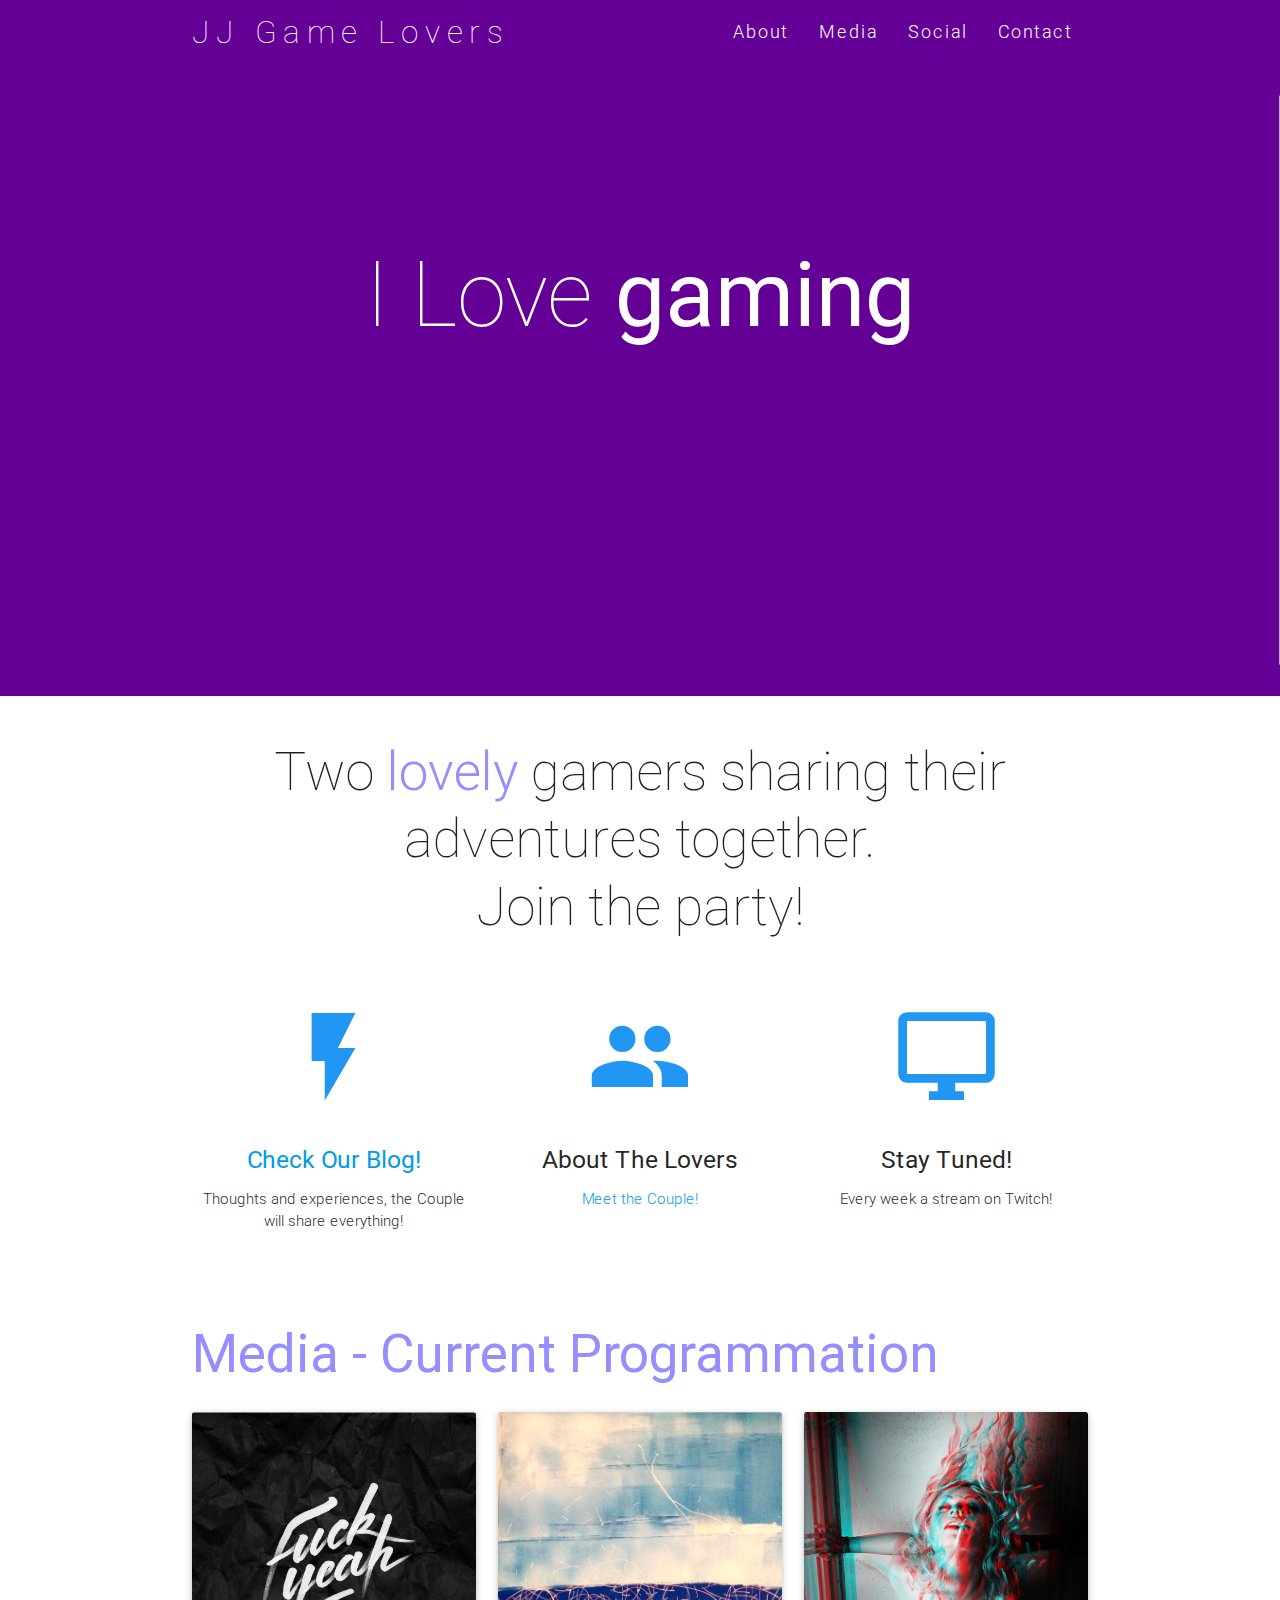
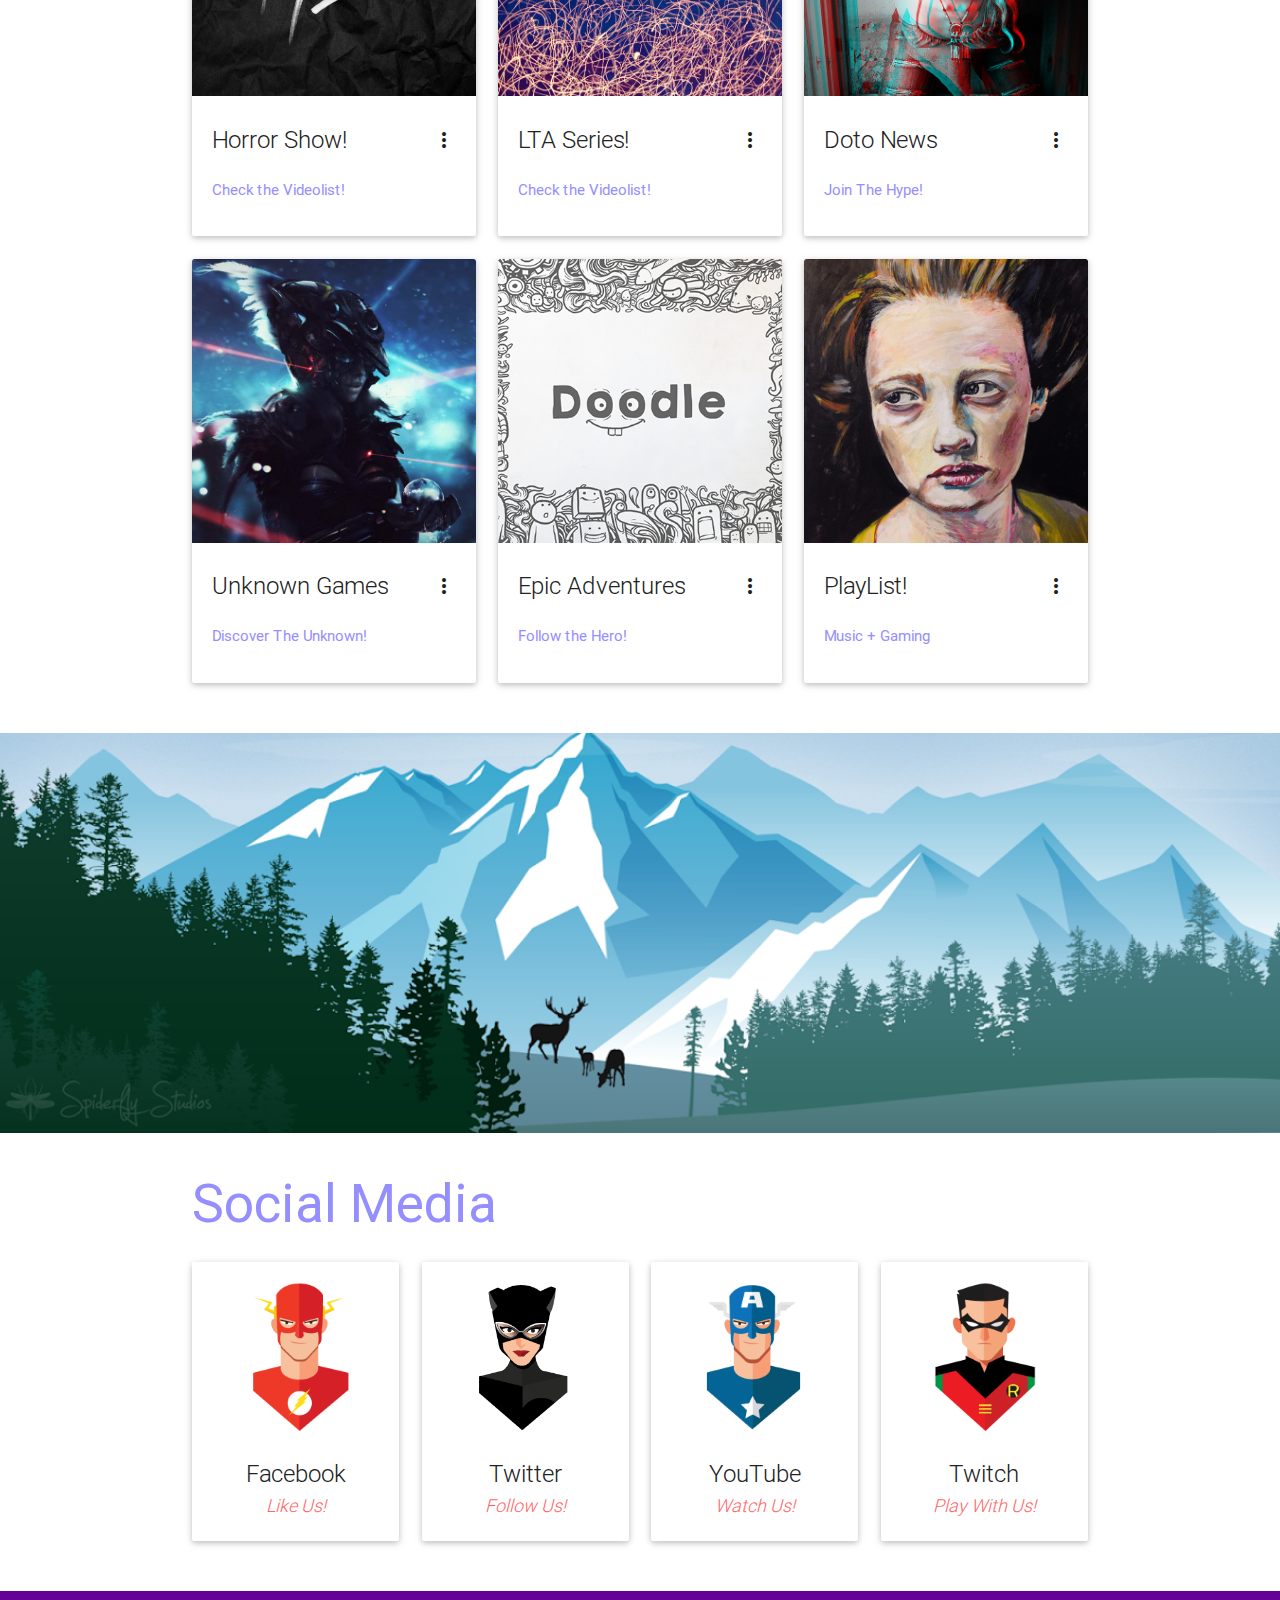
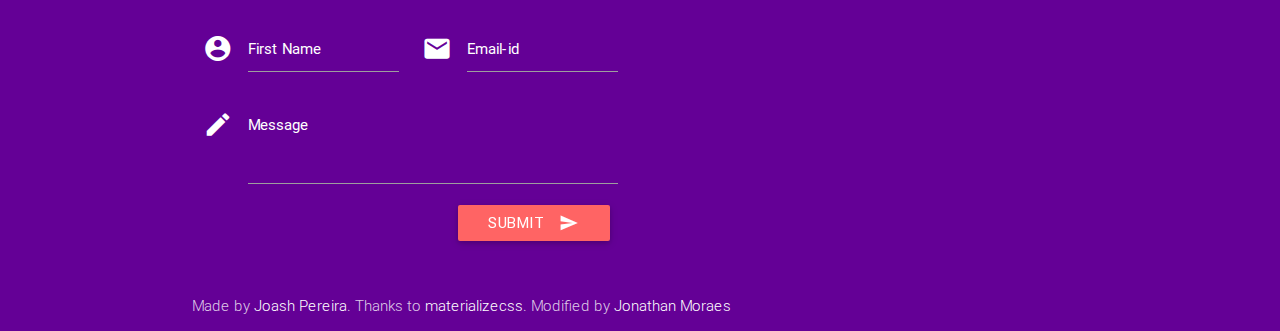
<file: index.html>
<!DOCTYPE html>
<html>
<head>
		<meta http-equiv="Content-Type" content="text/html; charset=UTF-8"/>
		<meta name="viewport" content="width=device-width, initial-scale=1, maximum-scale=1.0, user-scalable=no"/>
		<meta name="theme-color" content="#2196F3">
		<title>JJ Game Lovers</title>

		<!-- CSS -->
		<link href="min/plugin-min.css" type="text/css" rel="stylesheet">
		<link href="min/custom-min.css" type="text/css" rel="stylesheet" >
</head>
<body id="top" class="scrollspy">

<!-- Pre Loader -->
<div id="loader-wrapper">
		<div id="loader"></div>

		<div class="loader-section section-left"></div>
		<div class="loader-section section-right"></div>

</div>

<!--Navigation-->
 <div class="navbar-fixed">
		<nav id="nav_f" class="default_color" role="navigation">
				<div class="container">
						<div class="nav-wrapper">
						<a href="#" id="logo-container" class="brand-logo">JJ Game Lovers</a>
								<ul class="right hide-on-med-and-down">
										<li><a href="#about">About</a></li>
										<li><a href="#media">Media</a></li>
										<li><a href="#social">Social</a></li>
										<li><a href="#contact">Contact</a></li>
								</ul>
								<ul id="nav-mobile" class="side-nav">
										<li><a href="#about">About</a></li>
										<li><a href="#media">Media</a></li>
										<li><a href="#social">Social</a></li>
										<li><a href="#contact">Contact</a></li>
								</ul>
						<a href="#" data-activates="nav-mobile" class="button-collapse"><i class="mdi-navigation-menu"></i></a>
						</div>
				</div>
		</nav>
</div>

<!--Hero-->
<div class="section no-pad-bot" id="index-banner">
		<div class="container">
				<h1 class="text_h center header cd-headline letters type">
						<span>I Love</span>
						<span class="cd-words-wrapper waiting">
								<b class="is-visible">gaming</b>
								<b>geek universe</b>
								<b>fun</b>
						</span>
				</h1>
		</div>
</div>

<!--About-->
<div id="about" class="section scrollspy">
		<div class="container">
				<div class="row">
						<div class="col s12">
								<h2 class="center header text_h2"> Two <span class="span_h2">lovely</span> gamers sharing their adventures together.
								<br>Join the party!</h2>
						</div>

						<div class="col s12 m4 l4">
								<div class="center promo promo-example">
										<i class="mdi-image-flash-on"></i>
										<h5 class="promo-caption"><a href="blog.html">Check Our Blog!</a></h5>
										<p class="light center">Thoughts and experiences, the Couple will share everything!</p>
								</div>
						</div>
						<div class="col s12 m4 l4">
								<div class="center promo promo-example">
										<i class="mdi-social-group"></i>
										<h5 class="promo-caption">About The Lovers</h5>
										<p class="light center"><a href="meet.html">Meet the Couple!</a></p>
								</div>
						</div>
						<div class="col s12 m4 l4">
								<div class="center promo promo-example">
										<i class="mdi-hardware-desktop-windows"></i>
										<h5 class="promo-caption">Stay Tuned!</h5>
										<p class="light center">Every week a stream on Twitch!</p>
								</div>
						</div>
				</div>
		</div>
</div>

<!--Media-->
<div class="section scrollspy" id="media">
		<div class="container">
				<h2 class="header text_b">Media - Current Programmation</h2>
				<div class="row">
						<div class="col s12 m4 l4">
								<div class="card">
										<div class="card-image waves-effect waves-block waves-light">
												<img class="activator" src="img/project1.jpg">
										</div>
										<div class="card-content">
												<span class="card-title activator grey-text text-darken-4">Horror Show! <i class="mdi-navigation-more-vert right"></i></span>
												<p><a href="#">Check the Videolist!</a></p>
										</div>
										<div class="card-reveal">
												<span class="card-title grey-text text-darken-4">Horror Show! <i class="mdi-navigation-close right"></i></span>
												<p>Jhéss currently tries to leave Silent Hill. Can she survive?</p>

												<p>Game: Silent Hill 2</p>
										</div>
								</div>
						</div>
						<div class="col s12 m4 l4">
								<div class="card">
										<div class="card-image waves-effect waves-block waves-light">
												<img class="activator" src="img/project2.jpeg">
										</div>
										<div class="card-content">
												<span class="card-title activator grey-text text-darken-4">LTA Series! <i class="mdi-navigation-more-vert right"></i></span>
												<p><a href="#">Check the Videolist!</a></p>
										</div>
										<div class="card-reveal">
												<span class="card-title grey-text text-darken-4">Let's Talk About Series <i class="mdi-navigation-close right"></i></span>
												<p>Flash, Arrow, House of Cards, Game of Thrones and much more...!</p>
										</div>
								</div>
						</div>
						<div class="col s12 m4 l4">
								<div class="card">
										<div class="card-image waves-effect waves-block waves-light">
												<img class="activator" src="img/project3.png">
										</div>
										<div class="card-content">
												<span class="card-title activator grey-text text-darken-4">Doto News <i class="mdi-navigation-more-vert right"></i></span>
												<p><a href="#">Join The Hype!</a></p>
										</div>
										<div class="card-reveal">
												<span class="card-title grey-text text-darken-4">Doto News <i class="mdi-navigation-close right"></i></span>
												<p>Who will win The International 6?</p>
										</div>
								</div>
						</div>
						<div class="col s12 m4 l4">
								<div class="card">
										<div class="card-image waves-effect waves-block waves-light">
												<img class="activator" src="img/project4.jpg">
										</div>
										<div class="card-content">
												<span class="card-title activator grey-text text-darken-4">Unknown Games <i class="mdi-navigation-more-vert right"></i></span>
												<p><a href="#">Discover The Unknown!</a></p>
										</div>
										<div class="card-reveal">
												<span class="card-title grey-text text-darken-4">Unknown Games <i class="mdi-navigation-close right"></i></span>
												<p>WTH is Chroma Squad?</p>
										</div>
								</div>
						</div>
						<div class="col s12 m4 l4">
								<div class="card">
										<div class="card-image waves-effect waves-block waves-light">
												<img class="activator" src="img/project5.png">
										</div>
										<div class="card-content">
												<span class="card-title activator grey-text text-darken-4">Epic Adventures <i class="mdi-navigation-more-vert right"></i></span>
												<p><a href="#">Follow the Hero!</a></p>
										</div>
										<div class="card-reveal">
												<span class="card-title grey-text text-darken-4">Epic Adventures <i class="mdi-navigation-close right"></i></span>
												<p>JOHN IS DEAD.</p>

												<p>Game: Dark Souls III</p>
										</div>
								</div>
						</div>
						<div class="col s12 m4 l4">
								<div class="card">
										<div class="card-image waves-effect waves-block waves-light">
												<img class="activator" src="img/project6.jpeg">
										</div>
										<div class="card-content">
												<span class="card-title activator grey-text text-darken-4">PlayList! <i class="mdi-navigation-more-vert right"></i></span>
												<p><a href="#">Music + Gaming</a></p>
										</div>
										<div class="card-reveal">
												<span class="card-title grey-text text-darken-4">PlayList! <i class="mdi-navigation-close right"></i></span>
												<p>For each kind of game, a full list of music!</p>
										</div>
								</div>
						</div>
				</div>
		</div>
</div>

<!--Parallax-->
<div class="parallax-container">
		<div class="parallax"><img src="img/parallax1.png"></div>
</div>

<!--Social Media-->
<div class="section scrollspy" id="social">
		<div class="container">
				<h2 class="header text_b"> Social Media </h2>
				<div class="row">
						<div class="col s12 m3">
								<div class="card card-avatar">
										<div class="waves-effect waves-block waves-light">
												<img class="activator" src="img/avatar1.png">
										</div>
										<div class="card-content">
												<span class="card-title activator grey-text text-darken-4">Facebook <br/>
														<small><em><a class="red-text text-darken-1" href="#">Like Us!</a></em></small></span>
										</div>
								</div>
						</div>
						<div class="col s12 m3">
								<div class="card card-avatar">
										<div class="waves-effect waves-block waves-light">
												<img class="activator" src="img/avatar2.png">
										</div>
										<div class="card-content">
												<span class="card-title activator grey-text text-darken-4">Twitter<br/>
														<small><em><a class="red-text text-darken-1" href="#">Follow Us!</a></em></small>
												</span>
										</div>
								</div>
						</div>
						<div class="col s12 m3">
								<div class="card card-avatar">
										<div class="waves-effect waves-block waves-light">
												<img class="activator" src="img/avatar3.png">
										</div>
										<div class="card-content">
												<span class="card-title activator grey-text text-darken-4">
														YouTube <br/>
														<small><em><a class="red-text text-darken-1" href="#">Watch Us!</a></em></small></span>
										</div>
								</div>
						</div>
						<div class="col s12 m3">
								<div class="card card-avatar">
										<div class="waves-effect waves-block waves-light">
												<img class="activator" src="img/avatar4.png">
										</div>
										<div class="card-content">
												<span class="card-title activator grey-text text-darken-4">Twitch<br/>
														<small><em><a class="red-text text-darken-1" href="#">Play With Us!</a></em></small></span>
										</div>
								</div>
						</div>
				</div>
		</div>
</div>

<!--Footer-->
<footer id="contact" class="page-footer default_color scrollspy">
		<div class="container">
				<div class="row">
						<div class="col l6 s12">
								<form class="col s12" action="contact.php" method="post">
										<div class="row">
												<div class="input-field col s6">
														<i class="mdi-action-account-circle prefix white-text"></i>
														<input id="icon_prefix" name="name" type="text" class="validate white-text">
														<label for="icon_prefix" class="white-text">First Name</label>
												</div>
												<div class="input-field col s6">
														<i class="mdi-communication-email prefix white-text"></i>
														<input id="icon_email" name="email" type="email" class="validate white-text">
														<label for="icon_email" class="white-text">Email-id</label>
												</div>
												<div class="input-field col s12">
														<i class="mdi-editor-mode-edit prefix white-text"></i>
														<textarea id="icon_prefix2" name="message" class="materialize-textarea white-text"></textarea>
														<label for="icon_prefix2" class="white-text">Message</label>
												</div>
												<div class="col offset-s7 s5">
														<button class="btn waves-effect waves-light red darken-1" type="submit">Submit
																<i class="mdi-content-send right white-text"></i>
														</button>
												</div>
										</div>
								</form>
						</div>
				</div>
		</div>
		<div class="footer-copyright default_color">
				<div class="container">
						Made by <a class="white-text" href="http://joashpereira.com">Joash Pereira</a>. Thanks to <a class="white-text" href="http://materializecss.com/">materializecss</a>. Modified by <a class="white-text">Jonathan Moraes</a>
				</div>
		</div>
</footer>


		<!--	Scripts-->
		<script src="min/plugin-min.js"></script>
		<script src="min/custom-min.js"></script>

		</body>
</html>
</file>
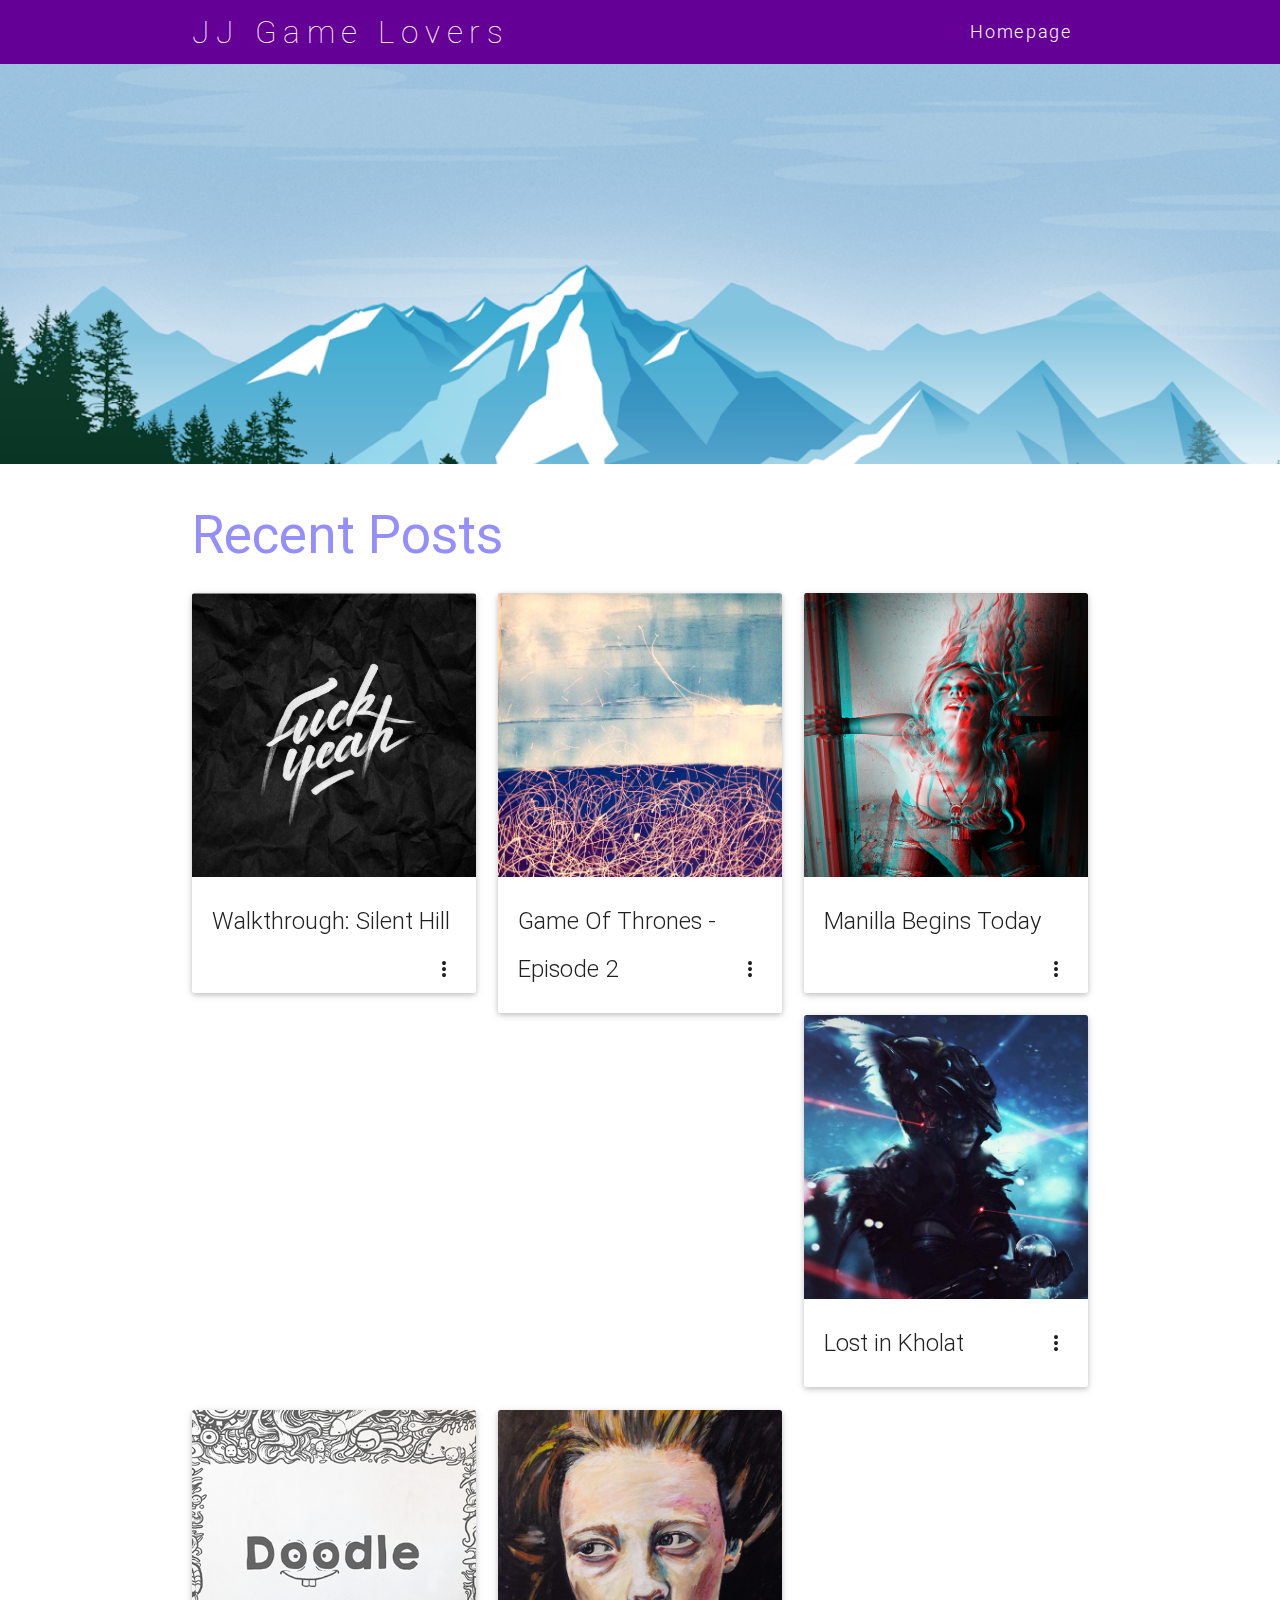
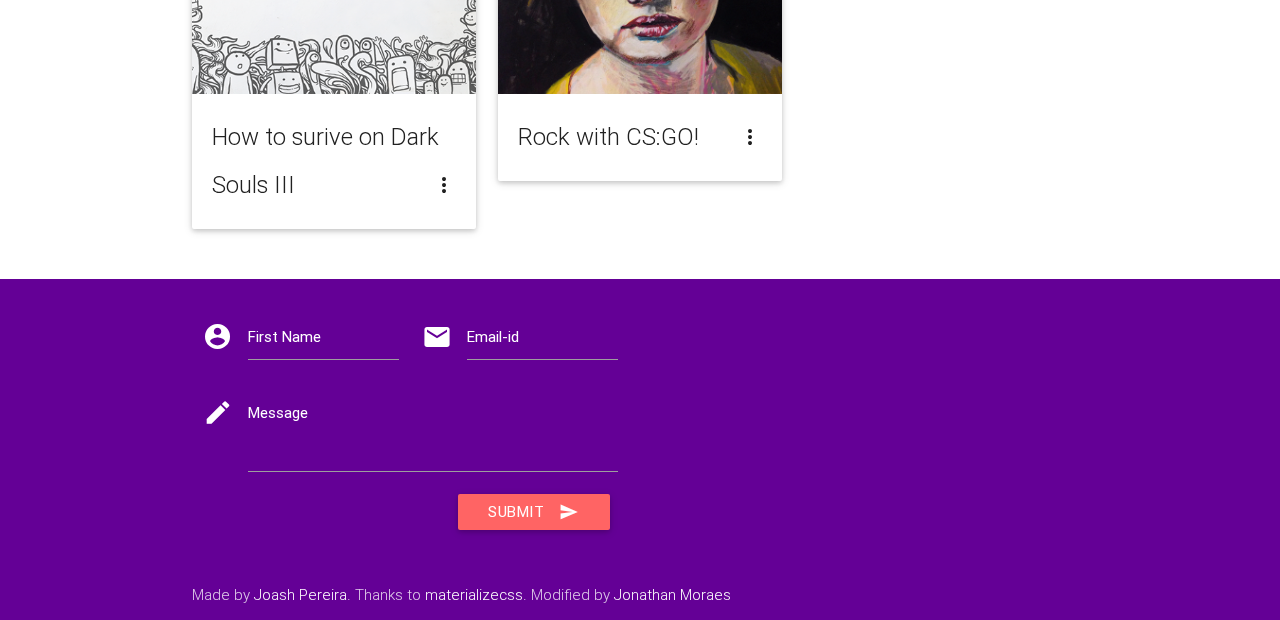
<file: blog.html>
<!DOCTYPE html>
<html>
<head>
		<meta http-equiv="Content-Type" content="text/html; charset=UTF-8"/>
		<meta name="viewport" content="width=device-width, initial-scale=1, maximum-scale=1.0, user-scalable=no"/>
		<meta name="theme-color" content="#2196F3">
		<title>JJ Game Lovers</title>

		<!-- CSS -->
		<link href="min/plugin-min.css" type="text/css" rel="stylesheet">
		<link href="min/custom-min.css" type="text/css" rel="stylesheet" >
</head>
<body id="top" class="scrollspy">

<!-- Pre Loader -->
<div id="loader-wrapper">
		<div id="loader"></div>

		<div class="loader-section section-left"></div>
		<div class="loader-section section-right"></div>

</div>

<!--Navigation-->
 <div class="navbar-fixed">
		<nav id="nav_f" class="default_color" role="navigation">
				<div class="container">
						<div class="nav-wrapper">
						<a href="#" id="logo-container" class="brand-logo">JJ Game Lovers</a>
								<ul class="right hide-on-med-and-down">
										<li><a href="index.html">Homepage</a></li>
								</ul>
								<ul id="nav-mobile" class="side-nav">
										<li><a href="index.html">Homepage</a></li>
								</ul>
						<a href="#" data-activates="nav-mobile" class="button-collapse"><i class="mdi-navigation-menu"></i></a>
						</div>
				</div>
		</nav>
</div>

<!--Parallax-->
<div class="parallax-container">
		<div class="parallax"><img src="img/parallax1.png"></div>
</div>

<!--Blog-->
<div class="section scrollspy" id="media">
		<div class="container">
				<h2 class="header text_b">Recent Posts</h2>
				<div class="row">
						<div class="col s12 m4 l4">
								<div class="card">
										<div class="card-image waves-effect waves-block waves-light">
												<img class="activator" src="img/project1.jpg">
										</div>
										<div class="card-content">
												<span class="card-title activator grey-text text-darken-4">Walkthrough: Silent Hill<i class="mdi-navigation-more-vert right"></i></span>
										</div>
										<div class="card-reveal">
												<span class="card-title grey-text text-darken-4">Walkthrough: Silent Hill 2<i class="mdi-navigation-close right"></i></span>
												<p>Jhéss currently tries to leave Silent Hill. Can she survive?</p>

												<p>Game: Silent Hill 2</p>
										</div>
								</div>
						</div>
						<div class="col s12 m4 l4">
								<div class="card">
										<div class="card-image waves-effect waves-block waves-light">
												<img class="activator" src="img/project2.jpeg">
										</div>
										<div class="card-content">
												<span class="card-title activator grey-text text-darken-4">Game Of Thrones - Episode 2 <i class="mdi-navigation-more-vert right"></i></span>
										</div>
										<div class="card-reveal">
												<span class="card-title grey-text text-darken-4">Game Of Thrones - Episode 2 <i class="mdi-navigation-close right"></i></span>
												<p>Flash, Arrow, House of Cards, Game of Thrones and much more...!</p>
										</div>
								</div>
						</div>
						<div class="col s12 m4 l4">
								<div class="card">
										<div class="card-image waves-effect waves-block waves-light">
												<img class="activator" src="img/project3.png">
										</div>
										<div class="card-content">
												<span class="card-title activator grey-text text-darken-4">Manilla Begins Today <i class="mdi-navigation-more-vert right"></i></span>
										</div>
										<div class="card-reveal">
												<span class="card-title grey-text text-darken-4">Manilla Begins Today  <i class="mdi-navigation-close right"></i></span>
												<p>Who will win The International 6?</p>
										</div>
								</div>
						</div>
						<div class="col s12 m4 l4">
								<div class="card">
										<div class="card-image waves-effect waves-block waves-light">
												<img class="activator" src="img/project4.jpg">
										</div>
										<div class="card-content">
												<span class="card-title activator grey-text text-darken-4">Lost in Kholat <i class="mdi-navigation-more-vert right"></i></span>
										</div>
										<div class="card-reveal">
												<span class="card-title grey-text text-darken-4">Lost in Kholat <i class="mdi-navigation-close right"></i></span>
												<p>WTH is Chroma Squad?</p>
										</div>
								</div>
						</div>
						<div class="col s12 m4 l4">
								<div class="card">
										<div class="card-image waves-effect waves-block waves-light">
												<img class="activator" src="img/project5.png">
										</div>
										<div class="card-content">
												<span class="card-title activator grey-text text-darken-4">How to surive on Dark Souls III <i class="mdi-navigation-more-vert right"></i></span>
										</div>
										<div class="card-reveal">
												<span class="card-title grey-text text-darken-4">How to surive on Dark Souls III <i class="mdi-navigation-close right"></i></span>
												<p>JOHN IS DEAD.</p>

												<p>Game: Dark Souls III</p>
										</div>
								</div>
						</div>
						<div class="col s12 m4 l4">
								<div class="card">
										<div class="card-image waves-effect waves-block waves-light">
												<img class="activator" src="img/project6.jpeg">
										</div>
										<div class="card-content">
												<span class="card-title activator grey-text text-darken-4">Rock with CS:GO! <i class="mdi-navigation-more-vert right"></i></span>
										</div>
										<div class="card-reveal">
												<span class="card-title grey-text text-darken-4">Rock with CS:GO! <i class="mdi-navigation-close right"></i></span>
												<p>For each kind of game, a full list of music!</p>
										</div>
								</div>
						</div>
				</div>
		</div>
</div>

<!--Footer-->
<footer id="contact" class="page-footer default_color scrollspy">
		<div class="container">
				<div class="row">
						<div class="col l6 s12">
								<form class="col s12" action="contact.php" method="post">
										<div class="row">
												<div class="input-field col s6">
														<i class="mdi-action-account-circle prefix white-text"></i>
														<input id="icon_prefix" name="name" type="text" class="validate white-text">
														<label for="icon_prefix" class="white-text">First Name</label>
												</div>
												<div class="input-field col s6">
														<i class="mdi-communication-email prefix white-text"></i>
														<input id="icon_email" name="email" type="email" class="validate white-text">
														<label for="icon_email" class="white-text">Email-id</label>
												</div>
												<div class="input-field col s12">
														<i class="mdi-editor-mode-edit prefix white-text"></i>
														<textarea id="icon_prefix2" name="message" class="materialize-textarea white-text"></textarea>
														<label for="icon_prefix2" class="white-text">Message</label>
												</div>
												<div class="col offset-s7 s5">
														<button class="btn waves-effect waves-light red darken-1" type="submit">Submit
																<i class="mdi-content-send right white-text"></i>
														</button>
												</div>
										</div>
								</form>
						</div>
				</div>
		</div>
		<div class="footer-copyright default_color">
				<div class="container">
						Made by <a class="white-text" href="http://joashpereira.com">Joash Pereira</a>. Thanks to <a class="white-text" href="http://materializecss.com/">materializecss</a>. Modified by <a class="white-text">Jonathan Moraes</a>
				</div>
		</div>
</footer>


		<!--	Scripts-->
		<script src="min/plugin-min.js"></script>
		<script src="min/custom-min.js"></script>

		</body>
</html>
</file>
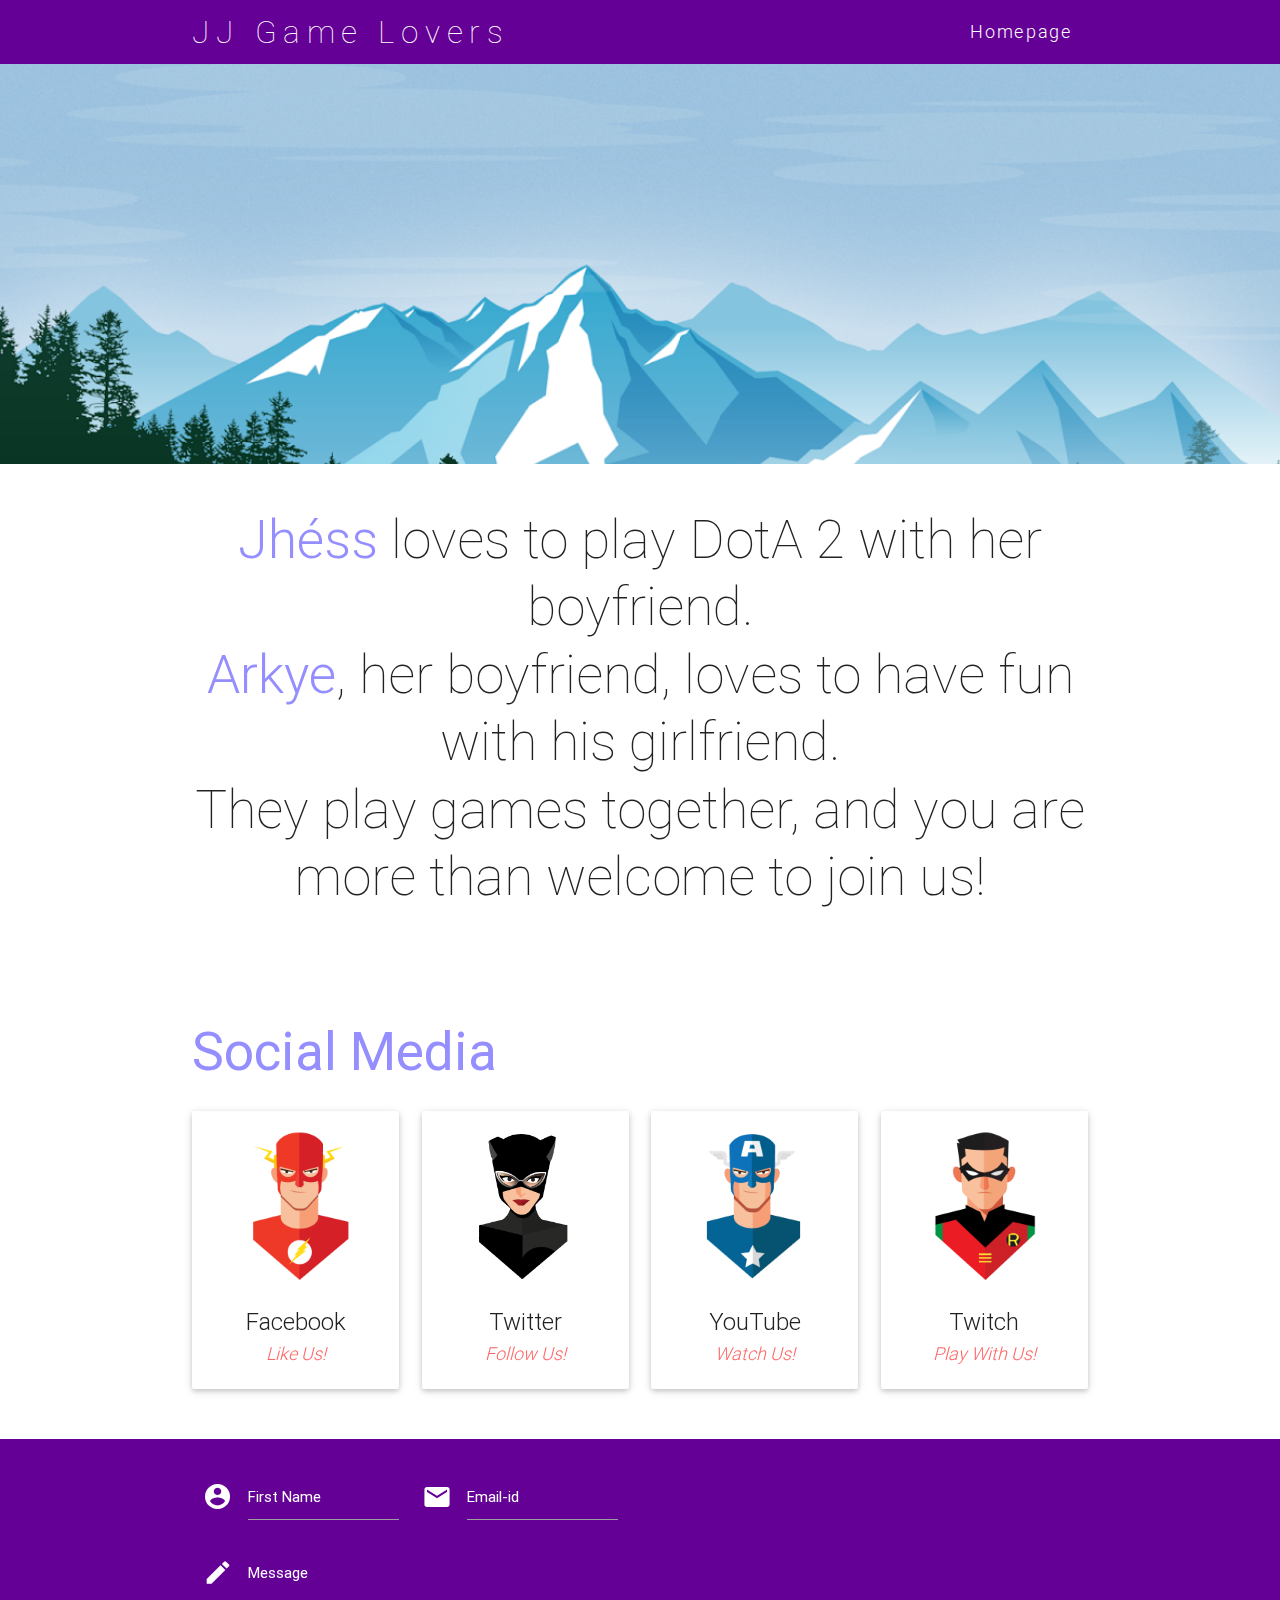
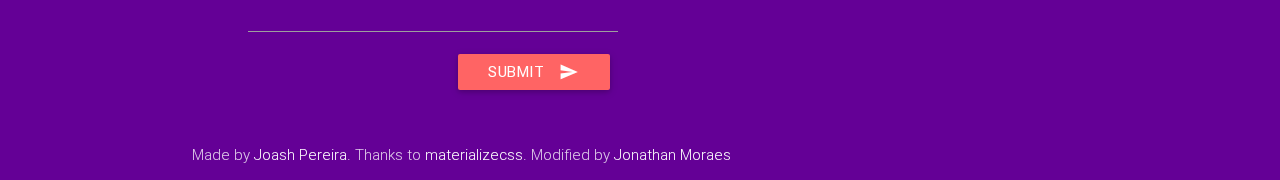
<file: meet.html>
<!DOCTYPE html>
<html>
<head>
		<meta http-equiv="Content-Type" content="text/html; charset=UTF-8"/>
		<meta name="viewport" content="width=device-width, initial-scale=1, maximum-scale=1.0, user-scalable=no"/>
		<meta name="theme-color" content="#2196F3">
		<title>JJ Game Lovers</title>

		<!-- CSS -->
		<link href="min/plugin-min.css" type="text/css" rel="stylesheet">
		<link href="min/custom-min.css" type="text/css" rel="stylesheet" >
</head>
<body id="top" class="scrollspy">

<!-- Pre Loader -->
<div id="loader-wrapper">
		<div id="loader"></div>

		<div class="loader-section section-left"></div>
		<div class="loader-section section-right"></div>

</div>

<!--Navigation-->
 <div class="navbar-fixed">
		<nav id="nav_f" class="default_color" role="navigation">
				<div class="container">
						<div class="nav-wrapper">
						<a href="#" id="logo-container" class="brand-logo">JJ Game Lovers</a>
								<ul class="right hide-on-med-and-down">
										<li><a href="index.html">Homepage</a></li>
								</ul>
								<ul id="nav-mobile" class="side-nav">
										<li><a href="index.html">Homepage</a></li>
								</ul>
						<a href="#" data-activates="nav-mobile" class="button-collapse"><i class="mdi-navigation-menu"></i></a>
						</div>
				</div>
		</nav>
</div>

<!--Parallax-->
<div class="parallax-container">
		<div class="parallax"><img src="img/parallax1.png"></div>
</div>

<!--About-->
<div id="about" class="section scrollspy">
		<div class="container">
				<div class="row">
						<div class="col s12">
								<h2 class="center header text_h2"> <span class="span_h2">Jhéss</span> loves to play DotA 2 with her boyfriend.
								<br> <span class="span_h2">Arkye</span>, her boyfriend, loves to have fun with his girlfriend.
								<br>They play games together, and you are more than welcome to join us!</h2>
						</div>
				</div>
		</div>
</div>

<!--Social Media-->
<div class="section scrollspy" id="social">
		<div class="container">
				<h2 class="header text_b"> Social Media </h2>
				<div class="row">
						<div class="col s12 m3">
								<div class="card card-avatar">
										<div class="waves-effect waves-block waves-light">
												<img class="activator" src="img/avatar1.png">
										</div>
										<div class="card-content">
												<span class="card-title activator grey-text text-darken-4">Facebook <br/>
														<small><em><a class="red-text text-darken-1" href="#">Like Us!</a></em></small></span>
										</div>
								</div>
						</div>
						<div class="col s12 m3">
								<div class="card card-avatar">
										<div class="waves-effect waves-block waves-light">
												<img class="activator" src="img/avatar2.png">
										</div>
										<div class="card-content">
												<span class="card-title activator grey-text text-darken-4">Twitter<br/>
														<small><em><a class="red-text text-darken-1" href="#">Follow Us!</a></em></small>
												</span>
										</div>
								</div>
						</div>
						<div class="col s12 m3">
								<div class="card card-avatar">
										<div class="waves-effect waves-block waves-light">
												<img class="activator" src="img/avatar3.png">
										</div>
										<div class="card-content">
												<span class="card-title activator grey-text text-darken-4">
														YouTube <br/>
														<small><em><a class="red-text text-darken-1" href="#">Watch Us!</a></em></small></span>
										</div>
								</div>
						</div>
						<div class="col s12 m3">
								<div class="card card-avatar">
										<div class="waves-effect waves-block waves-light">
												<img class="activator" src="img/avatar4.png">
										</div>
										<div class="card-content">
												<span class="card-title activator grey-text text-darken-4">Twitch<br/>
														<small><em><a class="red-text text-darken-1" href="#">Play With Us!</a></em></small></span>
										</div>
								</div>
						</div>
				</div>
		</div>
</div>

<!--Footer-->
<footer id="contact" class="page-footer default_color scrollspy">
		<div class="container">
				<div class="row">
						<div class="col l6 s12">
								<form class="col s12" action="contact.php" method="post">
										<div class="row">
												<div class="input-field col s6">
														<i class="mdi-action-account-circle prefix white-text"></i>
														<input id="icon_prefix" name="name" type="text" class="validate white-text">
														<label for="icon_prefix" class="white-text">First Name</label>
												</div>
												<div class="input-field col s6">
														<i class="mdi-communication-email prefix white-text"></i>
														<input id="icon_email" name="email" type="email" class="validate white-text">
														<label for="icon_email" class="white-text">Email-id</label>
												</div>
												<div class="input-field col s12">
														<i class="mdi-editor-mode-edit prefix white-text"></i>
														<textarea id="icon_prefix2" name="message" class="materialize-textarea white-text"></textarea>
														<label for="icon_prefix2" class="white-text">Message</label>
												</div>
												<div class="col offset-s7 s5">
														<button class="btn waves-effect waves-light red darken-1" type="submit">Submit
																<i class="mdi-content-send right white-text"></i>
														</button>
												</div>
										</div>
								</form>
						</div>
				</div>
		</div>
		<div class="footer-copyright default_color">
				<div class="container">
						Made by <a class="white-text" href="http://joashpereira.com">Joash Pereira</a>. Thanks to <a class="white-text" href="http://materializecss.com/">materializecss</a>. Modified by <a class="white-text">Jonathan Moraes</a>
				</div>
		</div>
</footer>


		<!--	Scripts-->
		<script src="min/plugin-min.js"></script>
		<script src="min/custom-min.js"></script>

		</body>
</html>
</file>
<file: min/custom-min.css>
.default_color{background-color:#640096 !important}.default_color_text{color:#2196F3 !important}.icon-block{padding:0
15px}#intro,#work,#team{padding-top:4rem}#index-banner{min-height:632px;max-height:864px;position:relative;background-color:#640096}#nav_f{box-shadow:none !important;-webkit-box-shadow:none !important}.text_h{padding:15% 0;font-size:6.0em;font-weight:100;color:white}.brand-logo{position:absolute;color:#fff;display:inline-block;font-size:2.1rem;font-style:normal;font-weight:100;padding:0;letter-spacing:7px}.text_h2{font-weight:100;margin-bottom:4%;line-height:4.5rem}.span_h2{font-weight:300;color:#948EFF}.text_b{color:#948EFF}.in{font-weight:400 !important;font-style:normal !important}.promo
i{color:#2196F3;font-size:7rem;display:block}.card-content
a{color:#948EFF}.card-content a:hover{color:#FF6464}#work,#team{background:rgb(247,247,247)}.text_pink{color:#EF9A9A}nav ul
a{font-size:1.2rem;color:#FFF;letter-spacing:2px;display:block;font-weight:300;padding:0px
15px}.cd-headline.type .cd-words-wrapper{vertical-align:top;overflow:hidden}.cd-headline.type .cd-words-wrapper::after{content:'';position:absolute;right:0;top:50%;bottom:auto;-webkit-transform:translateY(-50%);-moz-transform:translateY(-50%);-ms-transform:translateY(-50%);-o-transform:translateY(-50%);transform:translateY(-50%);height:90%;width:1px;background-color:#aebcb9}.cd-headline.type .cd-words-wrapper.waiting::after{-webkit-animation:cd-pulse 1s infinite;-moz-animation:cd-pulse 1s infinite;animation:cd-pulse 1s infinite}.cd-headline.type .cd-words-wrapper.selected{background-color:#FFF}.cd-headline.type .cd-words-wrapper.selected::after{visibility:hidden}.cd-headline.type .cd-words-wrapper.selected
b{color:#640096}.cd-headline.type
b{visibility:hidden}.cd-headline.type b.is-visible{visibility:visible}.cd-headline.type
i{position:absolute;visibility:hidden}.cd-headline.type
i.in{position:relative;visibility:visible}@-webkit-keyframes cd-pulse{0%{-webkit-transform:translateY(-50%) scale(1);opacity:1}40%{-webkit-transform:translateY(-50%) scale(0.9);opacity:0}100%{-webkit-transform:translateY(-50%) scale(0);opacity:0}}@-moz-keyframes cd-pulse{0%{-moz-transform:translateY(-50%) scale(1);opacity:1}40%{-moz-transform:translateY(-50%) scale(0.9);opacity:0}100%{-moz-transform:translateY(-50%) scale(0);opacity:0}}@keyframes cd-pulse{0%{-webkit-transform:translateY(-50%) scale(1);-moz-transform:translateY(-50%) scale(1);-ms-transform:translateY(-50%) scale(1);-o-transform:translateY(-50%) scale(1);transform:translateY(-50%) scale(1);opacity:1}40%{-webkit-transform:translateY(-50%) scale(0.9);-moz-transform:translateY(-50%) scale(0.9);-ms-transform:translateY(-50%) scale(0.9);-o-transform:translateY(-50%) scale(0.9);transform:translateY(-50%) scale(0.9);opacity:0}100%{-webkit-transform:translateY(-50%) scale(0);-moz-transform:translateY(-50%) scale(0);-ms-transform:translateY(-50%) scale(0);-o-transform:translateY(-50%) scale(0);transform:translateY(-50%) scale(0);opacity:0}}#preloader{position:fixed;top:0;left:0;right:0;bottom:0;background-color:#fff;z-index:1200}#status{width:200px;height:200px;position:absolute;left:50%;top:50%;background-image:url(/img/status.gif);background-repeat:no-repeat;background-position:center;margin:-100px 0 0 -100px}@media only screen and (max-width: 480px){.text_h{padding:4% 0;font-size:5em;font-weight:100;color:white}}input,textarea{border-bottom:1px solid #fff}nav a.button-collapse{left:-25px}.card-avatar .waves-effect{text-align:center;margin-top:20px}.card-avatar
img{height:150px;width:150px;border-radius:75px}.card-avatar .card-content{text-align:center}.card .card-content
p{margin:15px
0px}.card-avatar .card-content
i{font-size:1.5rem}.card-avatar .card-content .card-title{line-height:30px !important}.parallax-container{max-height:400px}footer.page-footer{margin-top:0px !important}
</file>
